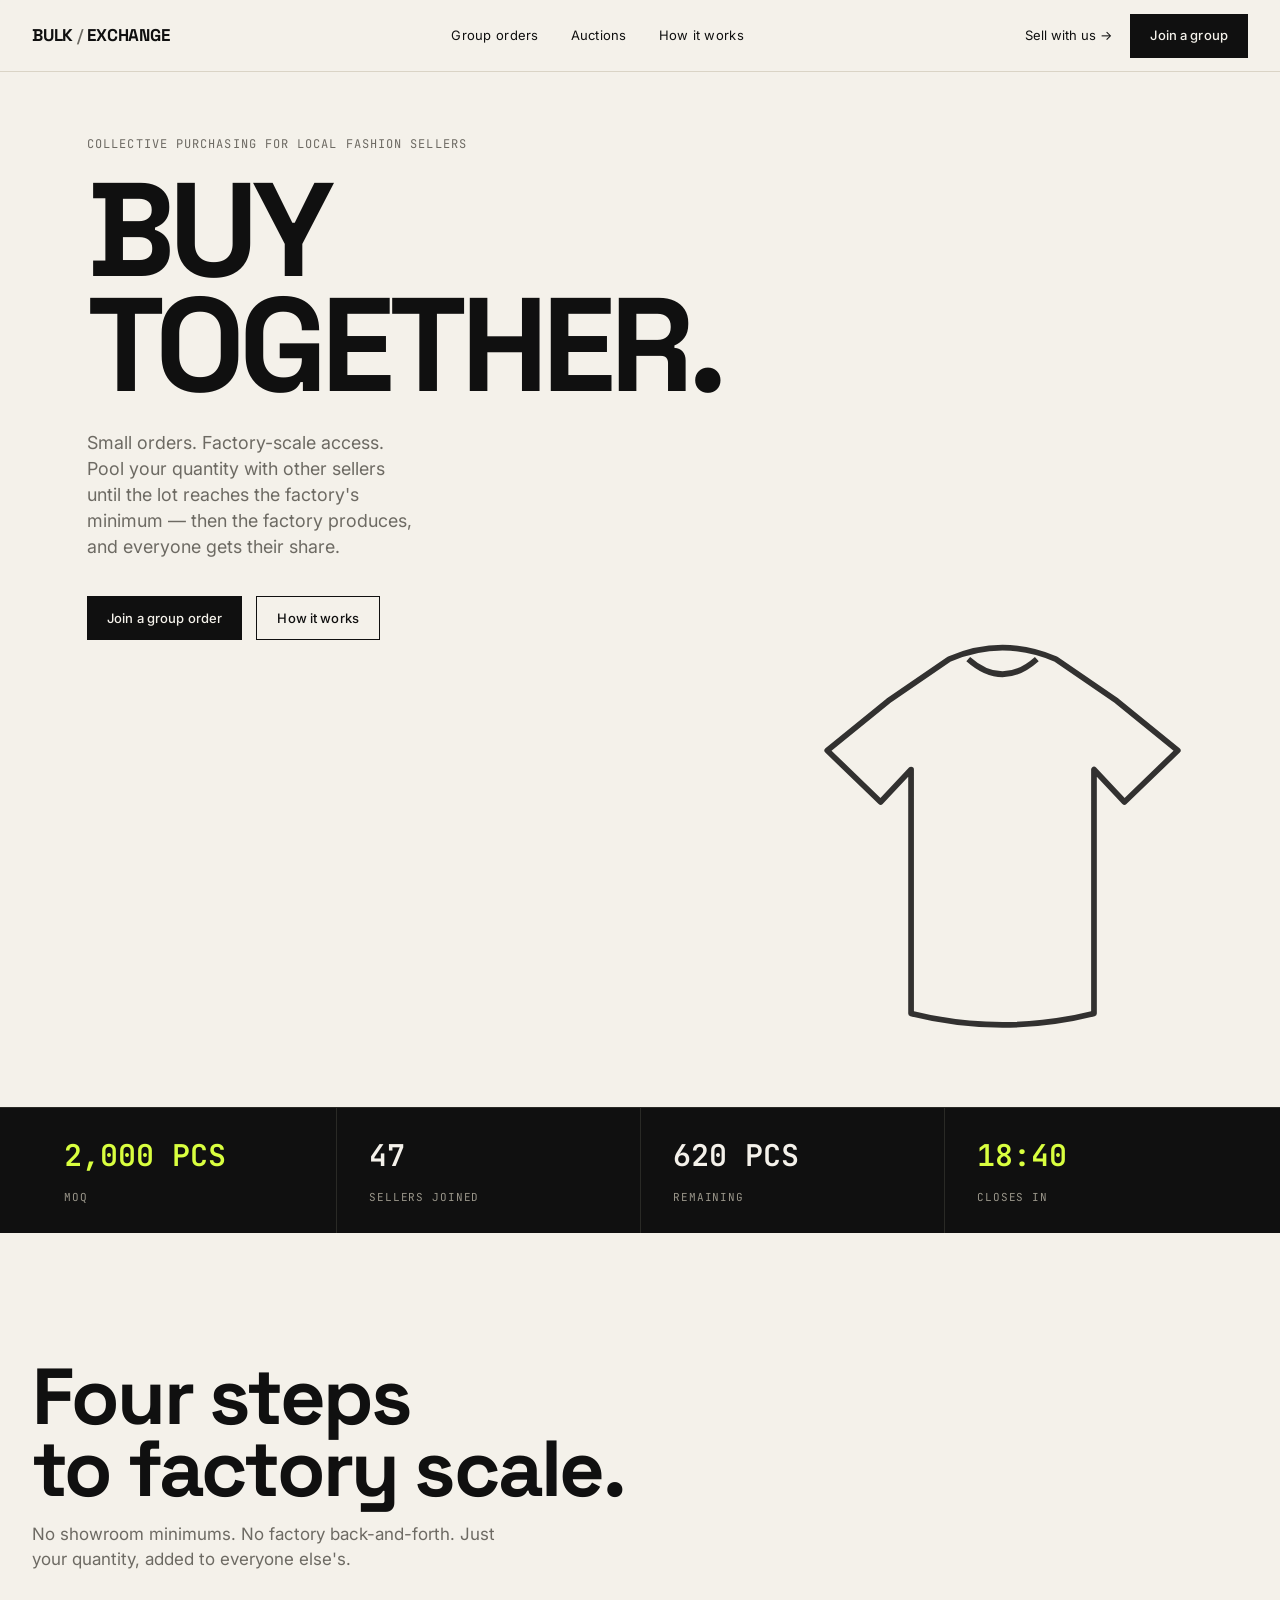
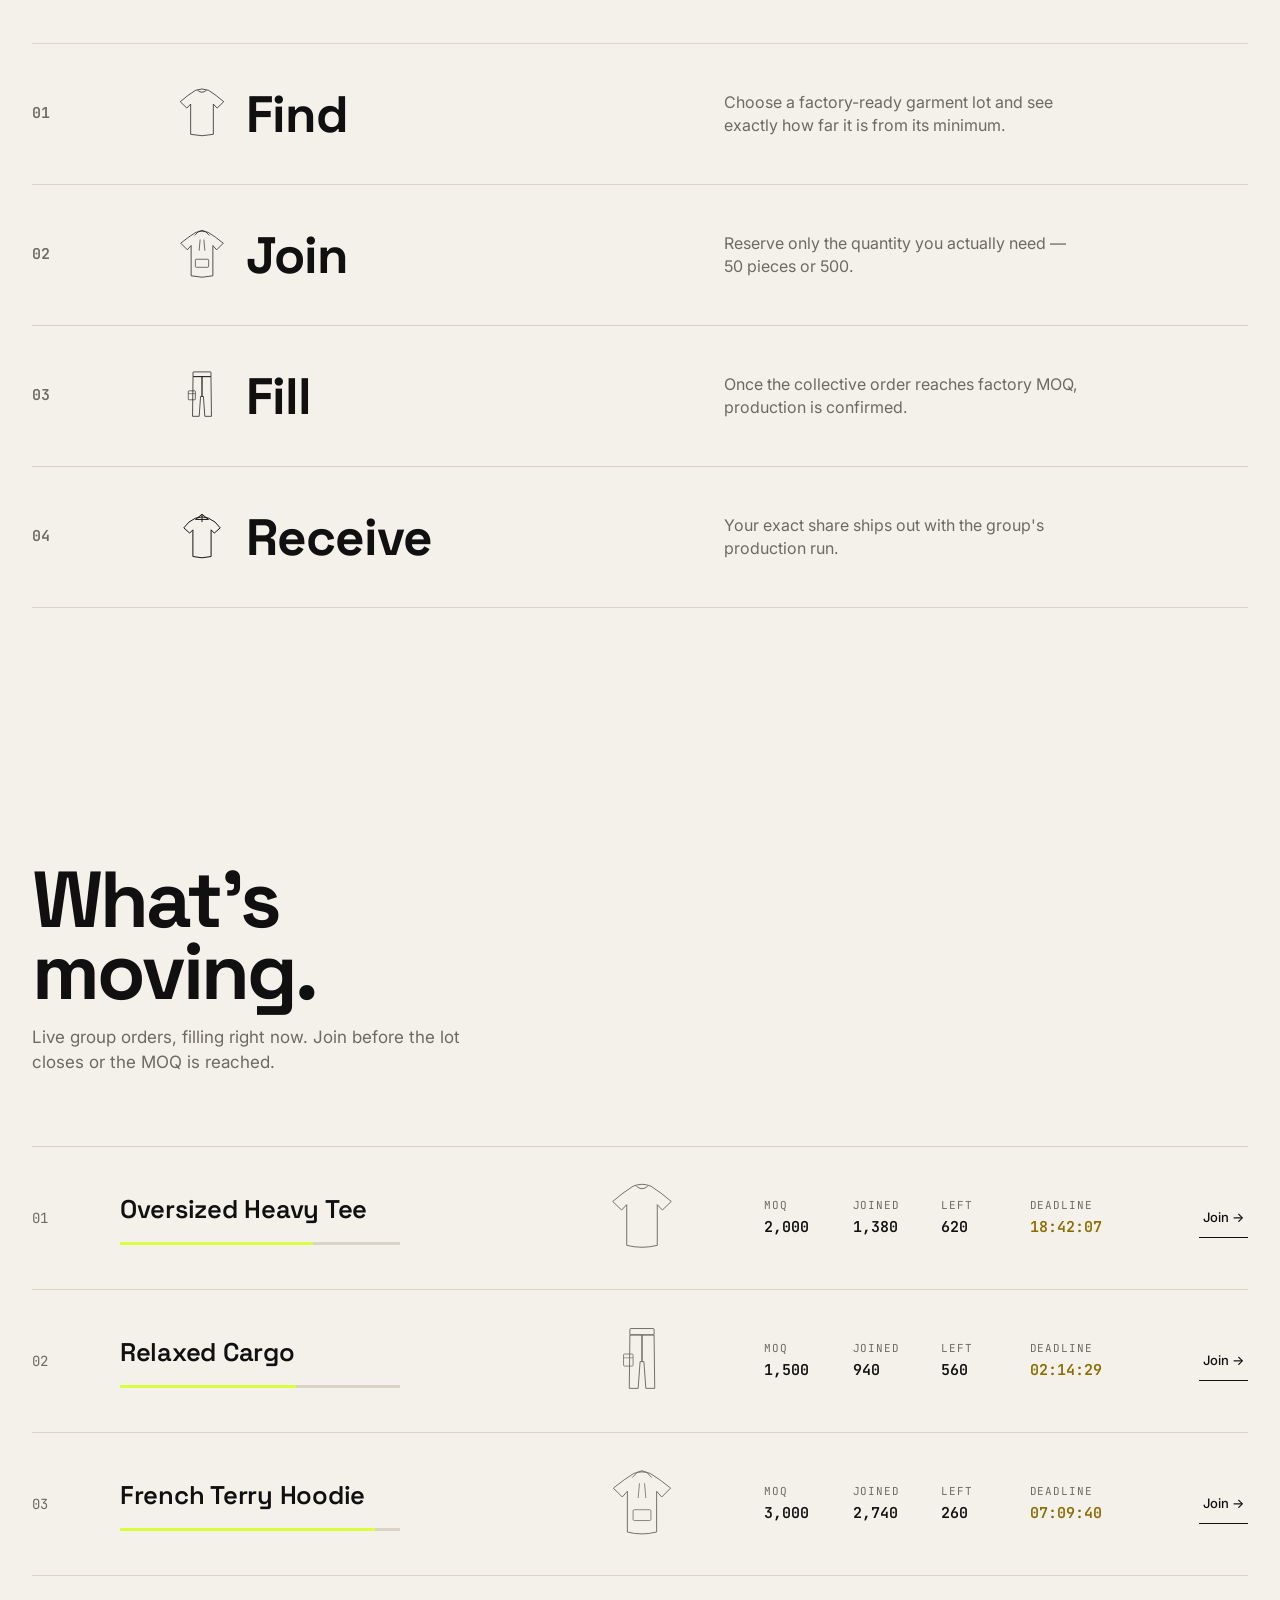
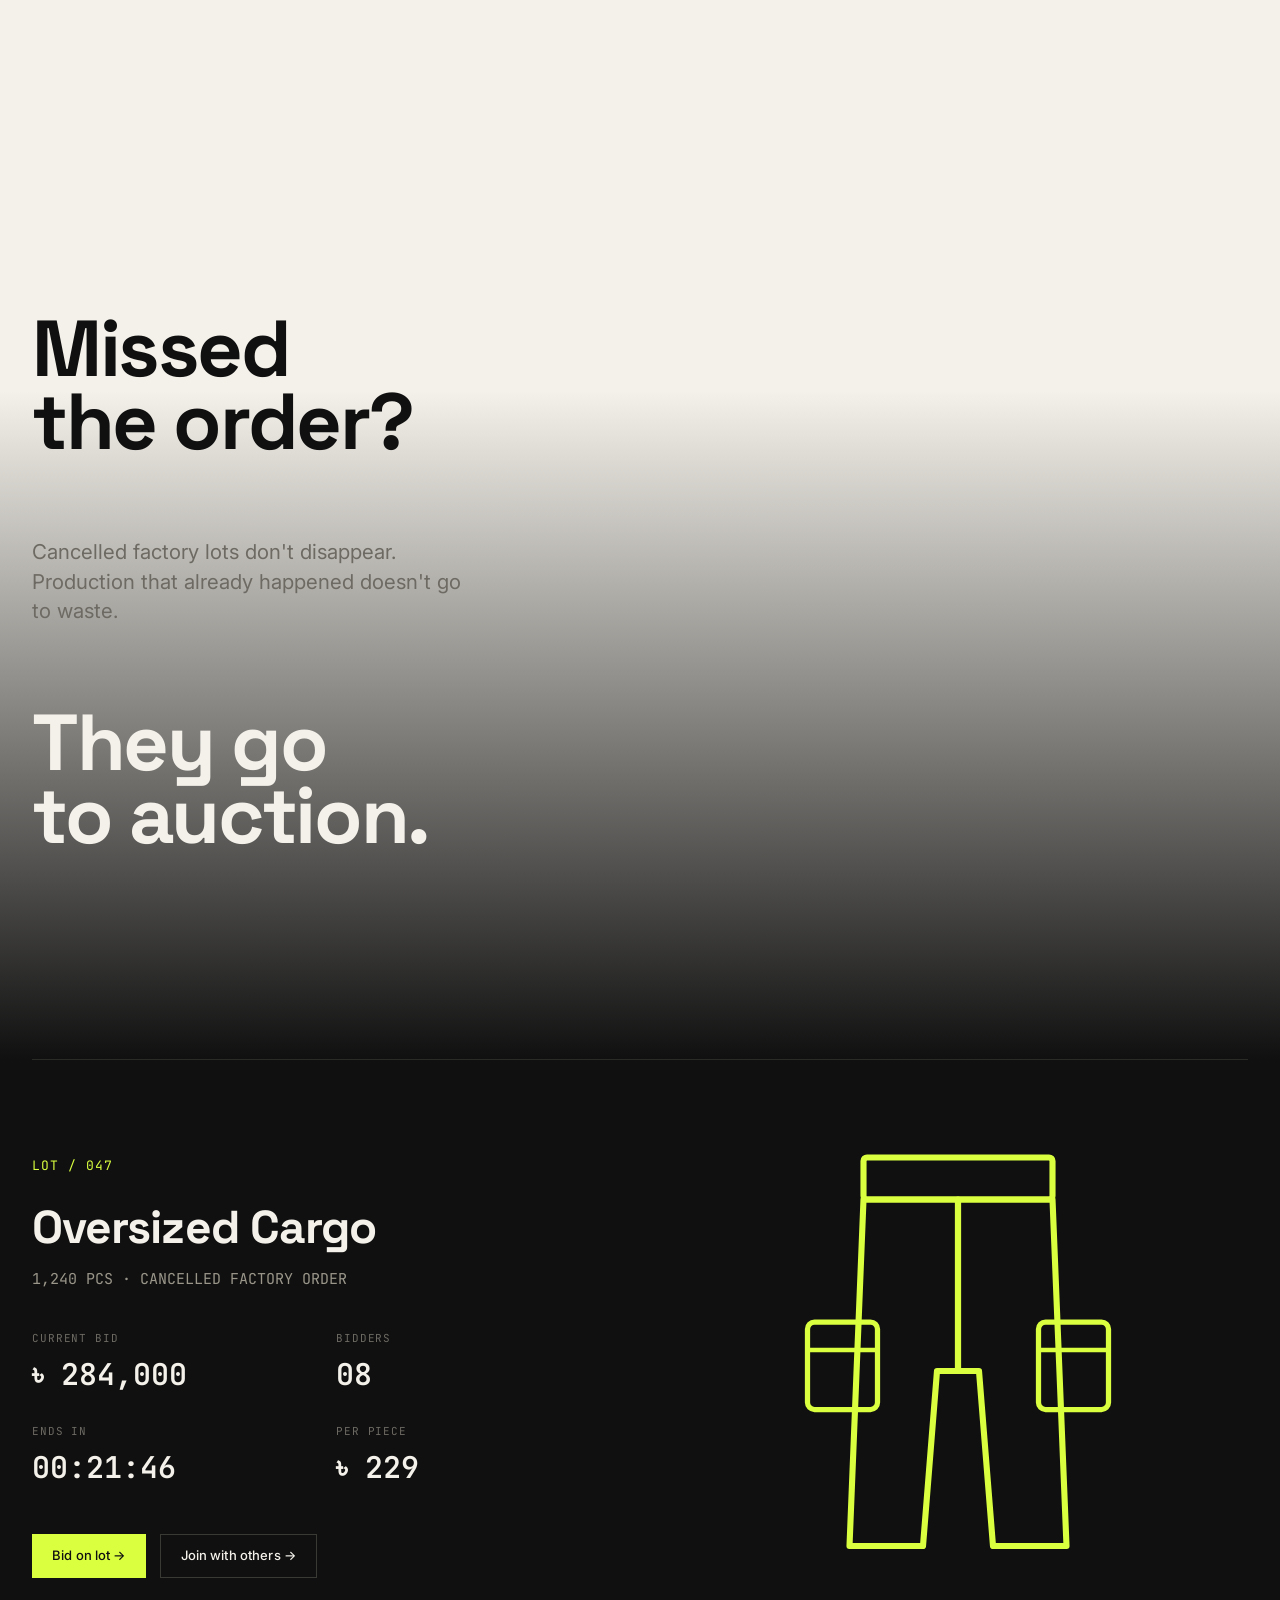
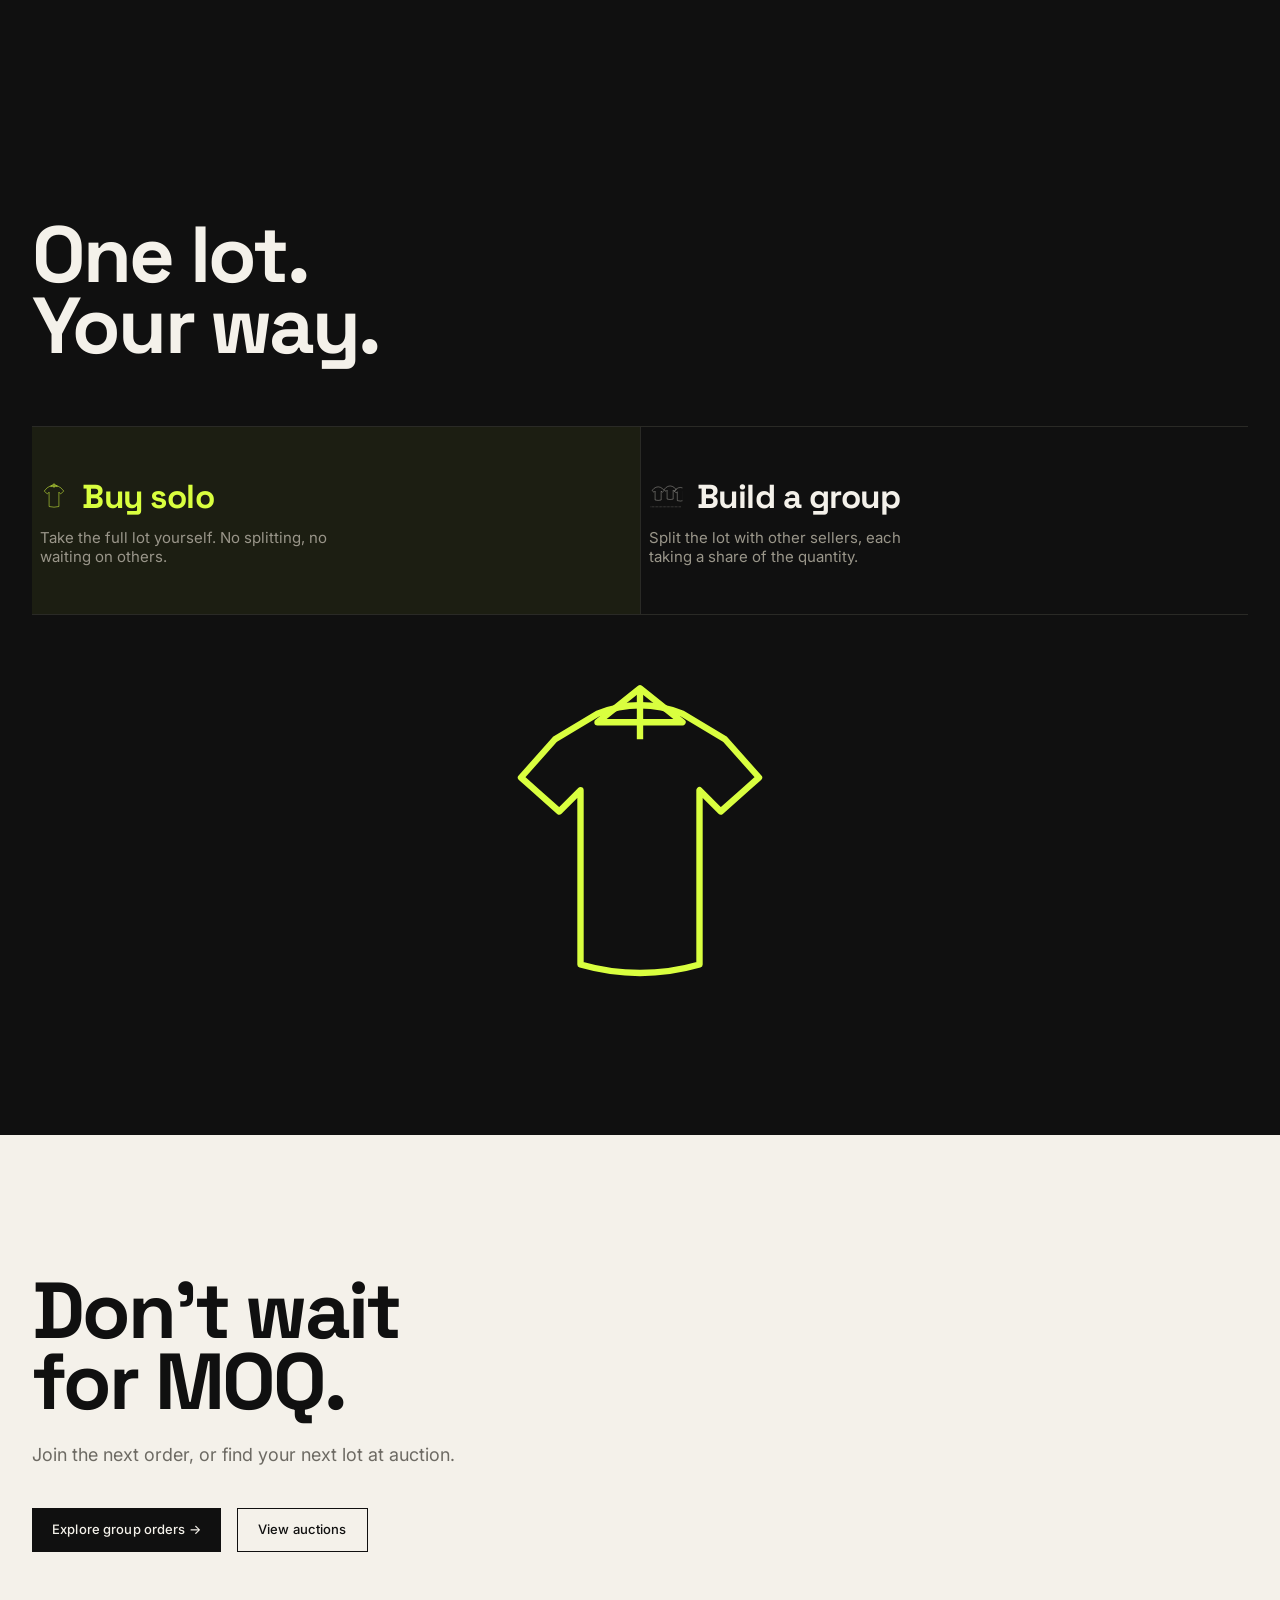
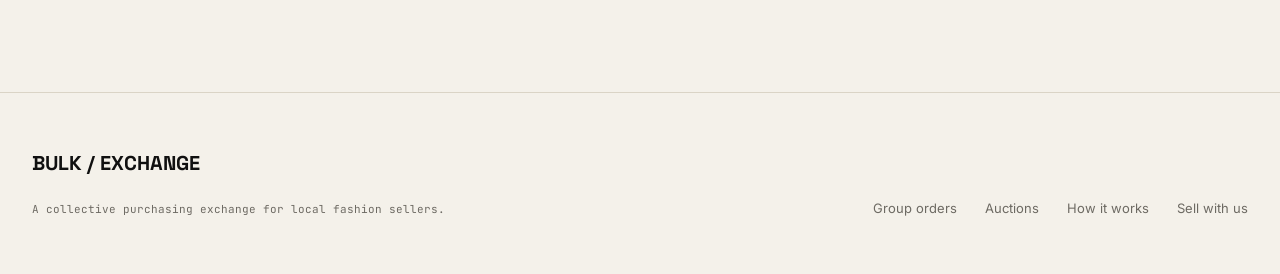
<file: index.html>
<!DOCTYPE html>
<html lang="en">
<head>
<meta charset="UTF-8">
<meta name="viewport" content="width=device-width, initial-scale=1, viewport-fit=cover">
<title>Bulk / Exchange — Collective garment buying</title>
<link rel="preconnect" href="https://fonts.googleapis.com">
<link rel="preconnect" href="https://fonts.gstatic.com" crossorigin>
<link href="https://fonts.googleapis.com/css2?family=Space+Grotesk:wght@400;500;600;700&family=Inter:wght@400;500;600&family=JetBrains+Mono:wght@400;500;600&display=swap" rel="stylesheet">
<link rel="stylesheet" href="style.css">
</head>
<body>

<!-- ============ ICON DEFS (technical garment flats) ============ -->
<svg width="0" height="0" style="position:absolute" aria-hidden="true">
<defs>
  <symbol id="icon-tee" viewBox="0 0 200 220">
    <path d="M40,32 L72,10 Q100,-2 128,10 L160,32 L192,58 L164,85 L148,68 L148,196 Q100,208 52,196 L52,68 L36,85 L8,58 Z" fill="none" stroke="currentColor" stroke-width="3" stroke-linejoin="round"/>
    <path d="M82,10 Q100,26 118,10" fill="none" stroke="currentColor" stroke-width="3"/>
  </symbol>
  <symbol id="icon-hoodie" viewBox="0 0 200 220">
    <path d="M70,26 Q100,-16 130,26" fill="none" stroke="currentColor" stroke-width="3" stroke-linecap="round"/>
    <path d="M44,34 L74,14 Q100,4 126,14 L156,34 L190,60 L162,88 L146,70 L146,198 Q100,210 54,198 L54,70 L38,88 L10,60 Z" fill="none" stroke="currentColor" stroke-width="3" stroke-linejoin="round"/>
    <rect x="72" y="128" width="56" height="34" rx="4" fill="none" stroke="currentColor" stroke-width="2.5"/>
    <line x1="92" y1="46" x2="88" y2="90" stroke="currentColor" stroke-width="2.5" stroke-linecap="round"/>
    <line x1="108" y1="46" x2="112" y2="90" stroke="currentColor" stroke-width="2.5" stroke-linecap="round"/>
  </symbol>
  <symbol id="icon-cargo" viewBox="0 0 200 220">
    <rect x="62" y="8" width="76" height="20" rx="2" fill="none" stroke="currentColor" stroke-width="3"/>
    <path d="M62,28 L60,196 L88,196 L94,112 L100,112 L100,28 Z" fill="none" stroke="currentColor" stroke-width="3" stroke-linejoin="round"/>
    <path d="M138,28 L140,196 L112,196 L106,112 L100,112 L100,28 Z" fill="none" stroke="currentColor" stroke-width="3" stroke-linejoin="round"/>
    <rect x="42" y="88" width="30" height="38" rx="3" fill="none" stroke="currentColor" stroke-width="2.5"/>
    <line x1="42" y1="100" x2="72" y2="100" stroke="currentColor" stroke-width="2"/>
  </symbol>
  <symbol id="icon-cargo-oversized" viewBox="0 0 240 260">
    <rect x="66" y="10" width="108" height="24" rx="2" fill="none" stroke="currentColor" stroke-width="3.5"/>
    <path d="M66,34 L58,232 L100,232 L108,132 L120,132 L120,34 Z" fill="none" stroke="currentColor" stroke-width="3.5" stroke-linejoin="round"/>
    <path d="M174,34 L182,232 L140,232 L132,132 L120,132 L120,34 Z" fill="none" stroke="currentColor" stroke-width="3.5" stroke-linejoin="round"/>
    <rect x="34" y="104" width="40" height="50" rx="4" fill="none" stroke="currentColor" stroke-width="3"/>
    <line x1="34" y1="120" x2="74" y2="120" stroke="currentColor" stroke-width="2.5"/>
    <rect x="166" y="104" width="40" height="50" rx="4" fill="none" stroke="currentColor" stroke-width="3"/>
    <line x1="166" y1="120" x2="206" y2="120" stroke="currentColor" stroke-width="2.5"/>
  </symbol>
  <symbol id="icon-solo" viewBox="0 0 160 160">
    <line x1="80" y1="10" x2="80" y2="34" stroke="currentColor" stroke-width="3"/>
    <path d="M80,10 L100,26 L60,26 Z" fill="none" stroke="currentColor" stroke-width="3" stroke-linejoin="round"/>
    <path d="M40,34 L60,22 Q80,14 100,22 L120,34 L136,52 L118,68 L108,58 L108,140 Q80,148 52,140 L52,58 L42,68 L24,52 Z" fill="none" stroke="currentColor" stroke-width="3" stroke-linejoin="round"/>
  </symbol>
  <symbol id="icon-group" viewBox="0 0 220 160">
    <g transform="translate(0,6) scale(0.72)">
      <path d="M40,34 L60,22 Q80,14 100,22 L120,34 L136,52 L118,68 L108,58 L108,140 Q80,148 52,140 L52,58 L42,68 L24,52 Z" fill="none" stroke="currentColor" stroke-width="3" stroke-linejoin="round"/>
    </g>
    <g transform="translate(80,0) scale(0.72)">
      <path d="M40,34 L60,22 Q80,14 100,22 L120,34 L136,52 L118,68 L108,58 L108,140 Q80,148 52,140 L52,58 L42,68 L24,52 Z" fill="none" stroke="currentColor" stroke-width="3" stroke-linejoin="round"/>
    </g>
    <g transform="translate(148,10) scale(0.72)">
      <path d="M40,34 L60,22 Q80,14 100,22 L120,34 L136,52 L118,68 L108,58 L108,140 Q80,148 52,140 L52,58 L42,68 L24,52 Z" fill="none" stroke="currentColor" stroke-width="3" stroke-linejoin="round"/>
    </g>
    <line x1="8" y1="152" x2="212" y2="152" stroke="currentColor" stroke-width="2" stroke-dasharray="4 5"/>
  </symbol>
</defs>
</svg>

<!-- ============ HEADER ============ -->
<header>
  <div class="wrap nav-row">
    <a href="#top" class="brand">BULK<span>/</span>EXCHANGE</a>
    <nav class="center-links">
      <a href="#orders">Group orders</a>
      <a href="#auctions">Auctions</a>
      <a href="#how">How it works</a>
    </nav>
    <div class="nav-right">
      <a href="#sell" class="sell-link">Sell with us →</a>
      <a href="#orders" class="btn btn-ink">Join a group</a>
    </div>
  </div>
</header>

<!-- ============ HERO ============ -->
<div id="top" class="hero">
  <div class="wrap hero-inner">
    <div class="hero-copy">
      <p class="hero-eyebrow">Collective purchasing for local fashion sellers</p>
      <h1 class="display">BUY<br>TOGETHER.</h1>
      <p class="hero-sub">Small orders. Factory-scale access. Pool your quantity with other sellers until the lot reaches the factory's minimum — then the factory produces, and everyone gets their share.</p>
      <div class="hero-cta">
        <a href="#orders" class="btn btn-ink">Join a group order</a>
        <a href="#how" class="btn btn-outline">How it works</a>
      </div>
    </div>
    <div class="hero-figure" aria-hidden="true">
      <svg viewBox="0 0 200 220" style="width:60%;color:var(--ink);opacity:.9;">
        <use href="#icon-tee"/>
      </svg>
    </div>
  </div>
</div>

<!-- ============ STATS STRIP ============ -->
<div class="stats-strip">
  <div class="wrap">
    <div class="stats-row">
      <div class="stat-cell">
        <span class="stat-value mono">2,000 PCS</span>
        <span class="stat-label">MOQ</span>
      </div>
      <div class="stat-cell">
        <span class="stat-value mono">47</span>
        <span class="stat-label">Sellers joined</span>
      </div>
      <div class="stat-cell">
        <span class="stat-value mono">620 PCS</span>
        <span class="stat-label">Remaining</span>
      </div>
      <div class="stat-cell">
        <span class="stat-value mono" id="hero-countdown" data-seconds="1122" data-format="ms">18:42</span>
        <span class="stat-label">Closes in</span>
      </div>
    </div>
  </div>
</div>

<!-- ============ HOW IT WORKS ============ -->
<section id="how">
  <div class="wrap">
    <div class="section-head">
      <h2 class="display-2">Four steps<br>to factory scale.</h2>
      <p class="section-intro">No showroom minimums. No factory back-and-forth. Just your quantity, added to everyone else's.</p>
    </div>

    <div class="steps">
      <div class="step">
        <div class="step-num">01</div>
        <div class="step-title-row">
          <svg class="step-icon" viewBox="0 0 200 220" style="color:var(--ink);"><use href="#icon-tee"/></svg>
          <div class="step-title">Find</div>
        </div>
        <div class="step-desc">Choose a factory-ready garment lot and see exactly how far it is from its minimum.</div>
      </div>
      <div class="step">
        <div class="step-num">02</div>
        <div class="step-title-row">
          <svg class="step-icon" viewBox="0 0 200 220" style="color:var(--ink);"><use href="#icon-hoodie"/></svg>
          <div class="step-title">Join</div>
        </div>
        <div class="step-desc">Reserve only the quantity you actually need — 50 pieces or 500.</div>
      </div>
      <div class="step">
        <div class="step-num">03</div>
        <div class="step-title-row">
          <svg class="step-icon" viewBox="0 0 200 220" style="color:var(--ink);"><use href="#icon-cargo"/></svg>
          <div class="step-title">Fill</div>
        </div>
        <div class="step-desc">Once the collective order reaches factory MOQ, production is confirmed.</div>
      </div>
      <div class="step">
        <div class="step-num">04</div>
        <div class="step-title-row">
          <svg class="step-icon" viewBox="0 0 160 160" style="color:var(--ink);"><use href="#icon-solo"/></svg>
          <div class="step-title">Receive</div>
        </div>
        <div class="step-desc">Your exact share ships out with the group's production run.</div>
      </div>
    </div>
  </div>
</section>

<!-- ============ LIVE GROUP ORDERS ============ -->
<section id="orders">
  <div class="wrap">
    <div class="section-head">
      <h2 class="display-2">What's<br>moving.</h2>
      <p class="section-intro">Live group orders, filling right now. Join before the lot closes or the MOQ is reached.</p>
    </div>

    <div class="order-list">
      <div class="order-row">
        <div class="order-idx">01</div>
        <div>
          <div class="order-name">Oversized Heavy Tee</div>
          <div class="order-progress"><div class="order-progress-fill" style="width:69%"></div></div>
        </div>
        <svg class="order-icon garment-icon" viewBox="0 0 200 220" style="color:var(--slate);"><use href="#icon-tee"/></svg>
        <div class="order-stats">
          <div class="order-stat"><div class="label">MOQ</div><div class="val">2,000</div></div>
          <div class="order-stat"><div class="label">Joined</div><div class="val">1,380</div></div>
          <div class="order-stat"><div class="label">Left</div><div class="val">620</div></div>
          <div class="order-stat deadline"><div class="label">Deadline</div><div class="val mono" data-seconds="67329" data-format="hms">18:42:09</div></div>
        </div>
        <a href="#" class="order-join">Join →</a>
      </div>

      <div class="order-row">
        <div class="order-idx">02</div>
        <div>
          <div class="order-name">Relaxed Cargo</div>
          <div class="order-progress"><div class="order-progress-fill" style="width:63%"></div></div>
        </div>
        <svg class="order-icon garment-icon" viewBox="0 0 200 220" style="color:var(--slate);"><use href="#icon-cargo"/></svg>
        <div class="order-stats">
          <div class="order-stat"><div class="label">MOQ</div><div class="val">1,500</div></div>
          <div class="order-stat"><div class="label">Joined</div><div class="val">940</div></div>
          <div class="order-stat"><div class="label">Left</div><div class="val">560</div></div>
          <div class="order-stat deadline"><div class="label">Deadline</div><div class="val mono" data-seconds="8071" data-format="hms">02:14:31</div></div>
        </div>
        <a href="#" class="order-join">Join →</a>
      </div>

      <div class="order-row">
        <div class="order-idx">03</div>
        <div>
          <div class="order-name">French Terry Hoodie</div>
          <div class="order-progress"><div class="order-progress-fill" style="width:91%"></div></div>
        </div>
        <svg class="order-icon garment-icon" viewBox="0 0 200 220" style="color:var(--slate);"><use href="#icon-hoodie"/></svg>
        <div class="order-stats">
          <div class="order-stat"><div class="label">MOQ</div><div class="val">3,000</div></div>
          <div class="order-stat"><div class="label">Joined</div><div class="val">2,740</div></div>
          <div class="order-stat"><div class="label">Left</div><div class="val">260</div></div>
          <div class="order-stat deadline"><div class="label">Deadline</div><div class="val mono" data-seconds="25782" data-format="hms">07:09:42</div></div>
        </div>
        <a href="#" class="order-join">Join →</a>
      </div>
    </div>
  </div>
</section>

<!-- ============ AUCTION TRANSITION ============ -->
<section class="auction-transition" id="auctions">
  <div class="wrap">
    <p class="transition-line">Missed<br>the order?</p>
    <p class="transition-mid">Cancelled factory lots don't disappear. Production that already happened doesn't go to waste.</p>
    <p class="transition-line transition-final">They go<br>to auction.</p>
  </div>
</section>

<!-- ============ AUCTION LOT ============ -->
<section class="auction-block">
  <div class="wrap">
    <div class="auction-panel">
      <div>
        <div class="lot-tag">LOT / 047</div>
        <h3 class="lot-name">Oversized Cargo</h3>
        <div class="lot-qty">1,240 PCS · CANCELLED FACTORY ORDER</div>
        <div class="lot-meta">
          <div>
            <div class="label">Current bid</div>
            <div class="val mono">৳ 284,000</div>
          </div>
          <div>
            <div class="label">Bidders</div>
            <div class="val mono">08</div>
          </div>
          <div>
            <div class="label">Ends in</div>
            <div class="val mono" data-seconds="1308" data-format="hms">00:21:48</div>
          </div>
          <div>
            <div class="label">Per piece</div>
            <div class="val mono">৳ 229</div>
          </div>
        </div>
        <div class="lot-cta">
          <a href="#" class="btn btn-lime">Bid on lot →</a>
          <a href="#" class="btn btn-outline on-ink">Join with others →</a>
        </div>
      </div>
      <div class="auction-visual">
        <svg viewBox="0 0 240 260" style="color:var(--lime);"><use href="#icon-cargo-oversized"/></svg>
      </div>
    </div>
  </div>
</section>

<!-- ============ ONE LOT, YOUR WAY ============ -->
<section class="split-block">
  <div class="wrap">
    <div class="split-head">
      <h2 class="display-2">One lot.<br>Your way.</h2>
    </div>
    <div class="split-toggle" role="group" aria-label="Choose how to take this lot">
      <button class="split-option" type="button" data-target="solo" aria-pressed="true">
        <div class="split-option-title">
          <svg width="28" height="28" viewBox="0 0 160 160" style="color:currentColor;"><use href="#icon-solo"/></svg>
          Buy solo
        </div>
        <div class="split-option-desc">Take the full lot yourself. No splitting, no waiting on others.</div>
      </button>
      <button class="split-option" type="button" data-target="group" aria-pressed="false">
        <div class="split-option-title">
          <svg width="34" height="24" viewBox="0 0 220 160" style="color:currentColor;"><use href="#icon-group"/></svg>
          Build a group
        </div>
        <div class="split-option-desc">Split the lot with other sellers, each taking a share of the quantity.</div>
      </button>
    </div>
    <div class="split-visual">
      <svg id="split-visual-solo" viewBox="0 0 160 160" style="color:var(--lime);"><use href="#icon-solo"/></svg>
      <svg id="split-visual-group" viewBox="0 0 220 160" style="color:var(--lime);display:none;"><use href="#icon-group"/></svg>
    </div>
  </div>
</section>

<!-- ============ FINAL CTA ============ -->
<section class="final-cta">
  <div class="wrap">
    <h2 class="display-2">Don't wait<br>for MOQ.</h2>
    <p>Join the next order, or find your next lot at auction.</p>
    <div class="final-cta-actions">
      <a href="#orders" class="btn btn-ink">Explore group orders →</a>
      <a href="#auctions" class="btn btn-outline">View auctions</a>
    </div>
  </div>
</section>

<!-- ============ FOOTER ============ -->
<footer id="sell">
  <div class="wrap">
    <div class="footer-row">
      <div>
        <div class="footer-brand">BULK / EXCHANGE</div>
        <div class="footer-copy">A collective purchasing exchange for local fashion sellers.</div>
      </div>
      <div class="footer-links">
        <a href="#orders">Group orders</a>
        <a href="#auctions">Auctions</a>
        <a href="#how">How it works</a>
        <a href="#">Sell with us</a>
      </div>
    </div>
  </div>
</footer>

<script src="script.js"></script>

</body>
</html>
</file>
<file: style.css>
:root{
    box-sizing:border-box;
    --canvas:#F4F1EA;
    --ink:#101010;
    --lime:#D9FF3F;
    --slate:#6D6A63;
    --paper:#FFFFFF;
    --line:#DAD4C6;
    --line-on-ink:#2A2A26;
    --font-display:'Space Grotesk',sans-serif;
    --font-body:'Inter',sans-serif;
    --font-mono:'JetBrains Mono',monospace;
    --pad:32px;
    --gap:24px;
    --maxw:1440px;
    --nav-h:72px;
    padding-top:env(safe-area-inset-top,0px);
    padding-bottom:env(safe-area-inset-bottom,0px);
  }
  html{scroll-padding-top:calc(env(safe-area-inset-top,0px) + var(--nav-h));}
  @media (max-width:720px){ :root{ --pad:16px; --gap:16px; } }

  *,*::before,*::after{box-sizing:inherit;}
  html,body{margin:0;padding:0;}
  body{
    background:var(--canvas);
    color:var(--ink);
    font-family:var(--font-body);
    font-size:16px;
    line-height:1.45;
    -webkit-font-smoothing:antialiased;
    overflow-x:hidden;
  }
  img,svg{max-width:100%;display:block;}
  a{color:inherit;text-decoration:none;}
  button{font-family:inherit;cursor:pointer;background:none;border:none;color:inherit;}

  .wrap{max-width:var(--maxw);margin:0 auto;padding:0 var(--pad);}
  .grid12{display:grid;grid-template-columns:repeat(12,1fr);gap:var(--gap);}
  @media (max-width:720px){ .grid12{grid-template-columns:repeat(4,1fr);} }

  :focus-visible{outline:2px solid var(--ink);outline-offset:3px;}
  section :focus-visible, .on-ink :focus-visible{outline-color:var(--lime);}

  .mono{font-family:var(--font-mono);}
  .label{
    font-family:var(--font-mono);
    font-size:11px;
    letter-spacing:.08em;
    text-transform:uppercase;
    color:var(--slate);
  }
  .on-ink .label{color:#9A968A;}

  /* ---------- Header ---------- */
  header{
    position:sticky;top:0;z-index:50;
    height:var(--nav-h);
    display:flex;align-items:center;
    background:rgba(244,241,234,.92);
    backdrop-filter:blur(6px);
    border-bottom:1px solid var(--line);
  }
  .nav-row{
    width:100%;
    display:flex;align-items:center;justify-content:space-between;
    gap:16px;
  }
  .brand{
    font-family:var(--font-display);
    font-weight:700;
    font-size:17px;
    letter-spacing:-.01em;
  }
  .brand span{color:var(--slate);font-weight:500;padding:0 4px;}
  nav.center-links{display:flex;gap:32px;}
  nav.center-links a{
    font-size:13px;letter-spacing:.02em;
    padding:4px 0;border-bottom:1px solid transparent;
    transition:border-color .2s ease;
  }
  nav.center-links a:hover{border-color:var(--ink);}
  .nav-right{display:flex;align-items:center;gap:18px;}
  .sell-link{font-size:13px;white-space:nowrap;}
  .btn{
    display:inline-flex;align-items:center;justify-content:center;
    height:44px;padding:0 20px;
    font-size:13px;font-weight:500;letter-spacing:.01em;
    border-radius:0;white-space:nowrap;
  }
  .btn-ink{background:var(--ink);color:var(--canvas);transition:background .2s ease,color .2s ease;}
  .btn-ink:hover{background:var(--lime);color:var(--ink);}
  .btn-outline{border:1px solid var(--ink);transition:background .2s ease,color .2s ease;}
  .btn-outline:hover{background:var(--ink);color:var(--canvas);}
  .btn-outline.on-ink{border-color:#3a3a35;}
  .btn-outline.on-ink:hover{background:var(--canvas);color:var(--ink);}
  .btn-lime{background:var(--lime);color:var(--ink);transition:transform .2s ease;}
  .btn-lime:hover{transform:translateX(2px);}

  @media (max-width:860px){
    nav.center-links{display:none;}
    .sell-link{display:none;}
  }

  /* ---------- Hero ---------- */
  .hero{
    position:relative;
    min-height:calc(100vh - var(--nav-h));
    display:flex;flex-direction:column;justify-content:center;
    padding-top:64px;padding-bottom:48px;
    overflow:hidden;
  }
  .hero-inner{
    position:relative;
    display:grid;grid-template-columns:repeat(12,1fr);
    align-items:center;column-gap:var(--gap);
  }
  .hero-copy{grid-column:1 / span 7;position:relative;z-index:3;}
  .hero-figure{
    grid-column:6 / span 7;
    position:relative;z-index:1;
    display:flex;justify-content:flex-end;
    opacity:.94;
  }
  .hero-eyebrow{
    font-family:var(--font-mono);
    font-size:12px;letter-spacing:.09em;text-transform:uppercase;
    color:var(--slate);margin:0 0 20px;
  }
  h1.display{
    font-family:var(--font-display);
    font-weight:700;
    font-size:clamp(64px,10.4vw,168px);
    line-height:.86;
    letter-spacing:-.045em;
    margin:0;
  }
  .hero-sub{
    font-size:clamp(16px,1.4vw,19px);
    color:var(--slate);
    max-width:30ch;
    margin:28px 0 36px;
  }
  .hero-cta{display:flex;gap:14px;flex-wrap:wrap;}

  @media (max-width:980px){
    .hero-copy{grid-column:1/-1;}
    .hero-figure{grid-column:1/-1;justify-content:center;margin-top:32px;opacity:.5;}
    h1.display{font-size:clamp(52px,15vw,96px);}
  }

  /* ---------- Stats strip ---------- */
  .stats-strip{
    background:var(--ink);color:var(--canvas);
    border-top:1px solid var(--line-on-ink);
  }
  .stats-row{
    display:grid;grid-template-columns:repeat(4,1fr);
  }
  .stat-cell{
    padding:26px var(--pad);
    border-left:1px solid var(--line-on-ink);
  }
  .stat-cell:first-child{border-left:none;}
  .stat-value{
    font-family:var(--font-mono);font-weight:600;
    font-size:clamp(20px,2.4vw,30px);
    font-variant-numeric:tabular-nums;
    color:var(--lime);
    display:block;margin-bottom:6px;
  }
  .stat-cell:nth-child(2) .stat-value,
  .stat-cell:nth-child(3) .stat-value{color:var(--canvas);}
  .stat-label{
    font-family:var(--font-mono);font-size:11px;
    letter-spacing:.08em;text-transform:uppercase;color:#9A968A;
  }
  @media (max-width:720px){
    .stats-row{grid-template-columns:repeat(2,1fr);}
    .stat-cell:nth-child(3){border-left:none;}
    .stat-cell:nth-child(odd){border-left:none;}
  }

  /* ---------- Section generic ---------- */
  section{padding:128px 0;}
  @media (max-width:720px){ section{padding:80px 0;} }
  .section-head{margin-bottom:72px;}
  h2.display-2{
    font-family:var(--font-display);font-weight:700;
    font-size:clamp(40px,6.2vw,100px);
    line-height:.9;letter-spacing:-.035em;margin:0;
  }
  .section-intro{
    max-width:44ch;color:var(--slate);font-size:17px;margin-top:18px;
  }

  /* ---------- How it works ---------- */
  .steps{border-top:1px solid var(--line);}
  .step{
    display:grid;grid-template-columns:120px 1fr 1fr;
    align-items:center;gap:var(--gap);
    padding:44px 0;border-bottom:1px solid var(--line);
    transition:background .25s ease;
  }
  .step:hover{background:rgba(16,16,16,.03);}
  .step-num{
    font-family:var(--font-mono);font-weight:600;
    font-size:15px;color:var(--slate);
    font-variant-numeric:tabular-nums;
  }
  .step-title{
    font-family:var(--font-display);font-weight:700;
    font-size:clamp(30px,4vw,56px);letter-spacing:-.02em;line-height:1;
  }
  .step-desc{color:var(--slate);font-size:16px;max-width:36ch;}
  .step-icon{width:52px;height:52px;flex:0 0 auto;}
  .step-title-row{display:flex;align-items:center;gap:18px;}
  @media (max-width:860px){
    .step{grid-template-columns:1fr;gap:10px;padding:32px 0;}
  }

  /* ---------- Live orders ---------- */
  .order-row{
    display:grid;grid-template-columns:64px 1fr 130px 340px 120px;
    align-items:center;gap:var(--gap);
    padding:36px 0;border-bottom:1px solid var(--line);
    transition:background .25s ease;
  }
  .order-row:first-child{border-top:1px solid var(--line);}
  .order-row:hover{background:rgba(16,16,16,.03);}
  .order-row:hover .garment-icon path,
  .order-row:hover .garment-icon line,
  .order-row:hover .garment-icon rect,
  .order-row:hover .garment-icon circle{stroke:var(--ink);}
  .order-idx{font-family:var(--font-mono);color:var(--slate);font-size:14px;}
  .order-name{font-family:var(--font-display);font-weight:600;font-size:clamp(19px,2vw,26px);letter-spacing:-.01em;}
  .order-icon{width:64px;height:70px;}
  .order-progress{height:3px;background:var(--line);margin-top:14px;position:relative;max-width:280px;}
  .order-progress-fill{position:absolute;left:0;top:0;bottom:0;background:var(--lime);}
  .order-stats{
    display:grid;grid-template-columns:repeat(4,1fr);gap:14px;
  }
  .order-stat .label{margin-bottom:4px;}
  .order-stat .val{
    font-family:var(--font-mono);font-size:15px;font-weight:600;
    font-variant-numeric:tabular-nums;
  }
  .order-stat.deadline .val{color:#8A6B00;}
  .order-join{
    justify-self:end;font-size:13px;font-weight:500;
    display:inline-flex;align-items:center;gap:6px;
    padding:10px 4px;border-bottom:1px solid var(--ink);
    transition:gap .2s ease,color .2s ease,border-color .2s ease;
  }
  .order-join:hover{gap:12px;color:var(--slate);border-color:var(--slate);}
  @media (max-width:980px){
    .order-row{grid-template-columns:1fr;row-gap:16px;padding:28px 0;}
    .order-icon{display:none;}
    .order-stats{grid-template-columns:repeat(2,1fr);}
    .order-join{justify-self:start;}
  }

  /* ---------- Auction transition ---------- */
  .auction-transition{
    background:linear-gradient(180deg,var(--canvas) 0%,var(--canvas) 30%,var(--ink) 100%);
    text-align:left;
  }
  .transition-line{
    font-family:var(--font-display);font-weight:700;
    font-size:clamp(40px,6.2vw,96px);line-height:.92;letter-spacing:-.03em;
  }
  .transition-mid{
    font-family:var(--font-body);font-size:clamp(17px,1.6vw,21px);
    color:var(--slate);margin:26px 0;max-width:34ch;
  }
  .transition-final{color:var(--canvas);}

  /* ---------- Auction lot ---------- */
  .auction-block{background:var(--ink);color:var(--canvas);padding-top:0;}
  .auction-panel{
    display:grid;grid-template-columns:1fr 1fr;
    align-items:center;gap:56px;
    border-top:1px solid var(--line-on-ink);
    padding-top:80px;
  }
  .auction-visual{display:flex;justify-content:center;}
  .auction-visual svg{width:100%;max-width:420px;height:auto;}
  .lot-tag{font-family:var(--font-mono);font-size:13px;letter-spacing:.08em;color:var(--lime);margin-bottom:18px;}
  .lot-name{font-family:var(--font-display);font-weight:700;font-size:clamp(32px,3.6vw,52px);letter-spacing:-.02em;margin:0 0 8px;}
  .lot-qty{color:#9A968A;font-family:var(--font-mono);font-size:15px;margin-bottom:40px;}
  .lot-meta{display:grid;grid-template-columns:1fr 1fr;gap:28px;margin-bottom:44px;}
  .lot-meta .val{
    font-family:var(--font-mono);font-weight:600;font-variant-numeric:tabular-nums;
    font-size:clamp(22px,2.4vw,30px);display:block;margin-top:6px;
  }
  .lot-cta{display:flex;gap:14px;flex-wrap:wrap;}
  @media (max-width:860px){
    .auction-panel{grid-template-columns:1fr;gap:40px;}
    .auction-visual{order:-1;}
  }

  /* ---------- One lot your way ---------- */
  .split-block{background:var(--ink);color:var(--canvas);padding-top:96px;padding-bottom:128px;}
  .split-head{margin-bottom:64px;}
  .split-toggle{display:flex;border-top:1px solid var(--line-on-ink);border-bottom:1px solid var(--line-on-ink);}
  .split-option{
    flex:1;padding:48px 8px;text-align:left;
    border-right:1px solid var(--line-on-ink);
    transition:background .25s ease;
  }
  .split-option:last-child{border-right:none;}
  .split-option:hover,.split-option[aria-pressed="true"]{background:rgba(217,255,63,.06);}
  .split-option-title{
    font-family:var(--font-display);font-weight:700;
    font-size:clamp(24px,2.6vw,34px);letter-spacing:-.015em;margin-bottom:10px;
    display:flex;align-items:center;gap:14px;
  }
  .split-option[aria-pressed="true"] .split-option-title{color:var(--lime);}
  .split-option-desc{color:#9A968A;font-size:15px;max-width:32ch;}
  .split-visual{margin-top:52px;display:flex;justify-content:center;}
  .split-visual svg{width:100%;max-width:340px;height:auto;transition:opacity .3s ease;}
  @media (max-width:720px){
    .split-toggle{flex-direction:column;}
    .split-option{border-right:none;border-bottom:1px solid var(--line-on-ink);}
    .split-option:last-child{border-bottom:none;}
  }

  /* ---------- Final CTA ---------- */
  .final-cta{text-align:left;padding-top:140px;padding-bottom:140px;}
  .final-cta .display-2{margin-bottom:24px;}
  .final-cta p{color:var(--slate);font-size:18px;margin:0 0 40px;}
  .final-cta-actions{display:flex;gap:16px;flex-wrap:wrap;}

  /* ---------- Footer ---------- */
  footer{border-top:1px solid var(--line);padding:56px 0;}
  .footer-row{display:flex;justify-content:space-between;align-items:flex-end;flex-wrap:wrap;gap:24px;}
  .footer-brand{font-family:var(--font-display);font-weight:700;font-size:20px;}
  .footer-links{display:flex;gap:28px;flex-wrap:wrap;}
  .footer-links a{font-size:13px;color:var(--slate);}
  .footer-links a:hover{color:var(--ink);}
  .footer-copy{font-family:var(--font-mono);font-size:11px;color:var(--slate);margin-top:24px;}

  @media (prefers-reduced-motion: reduce){
    *{transition-duration:0.01ms !important;}
  }
</file>
